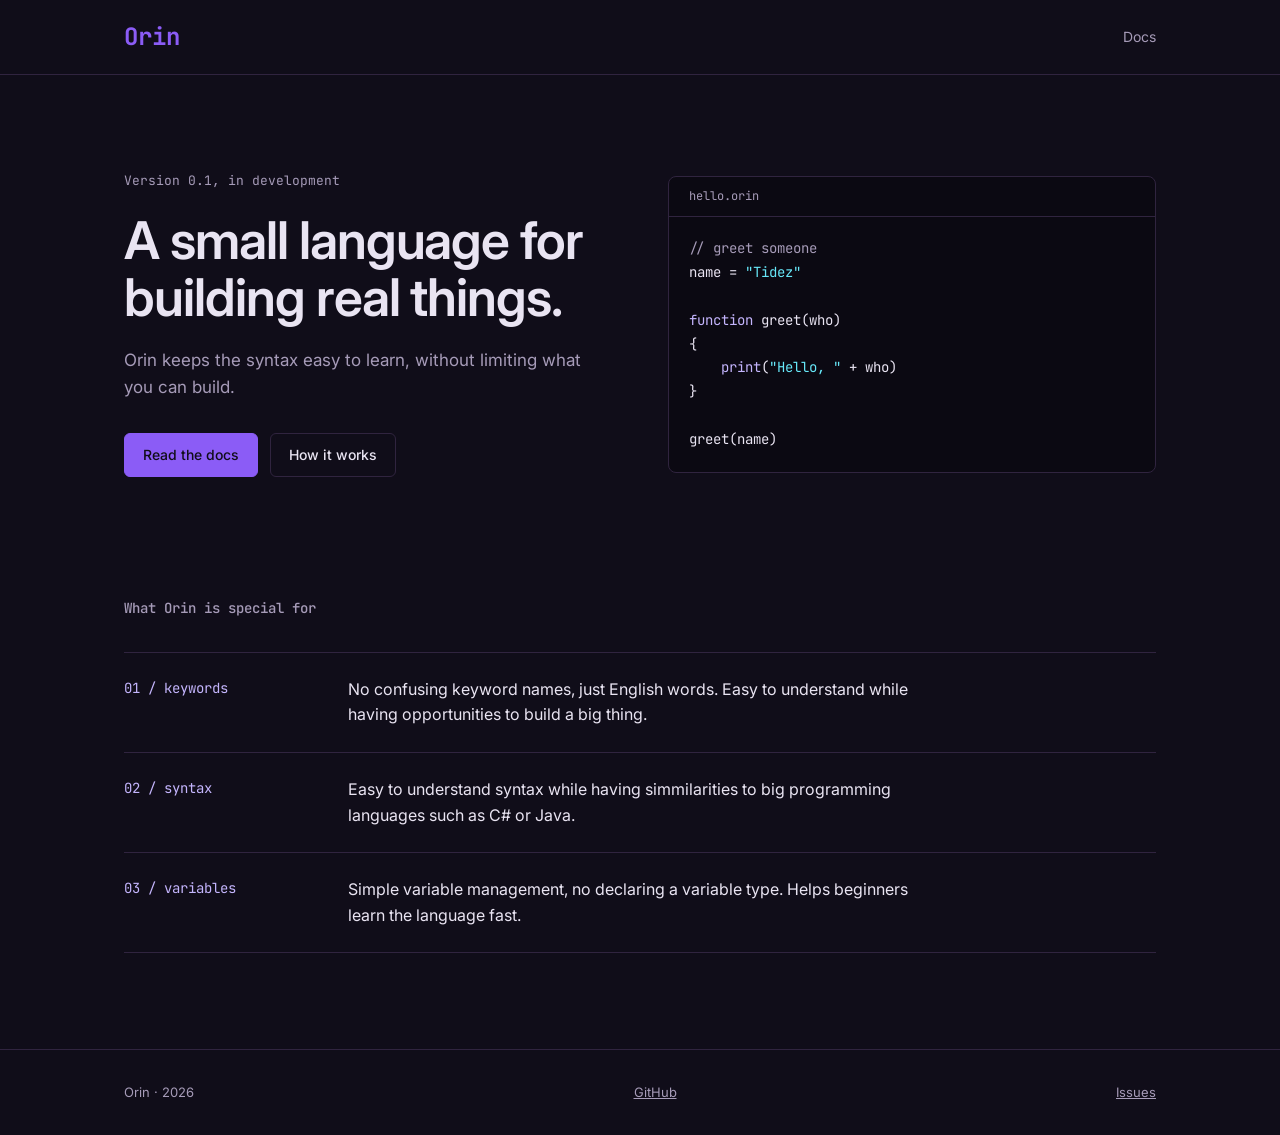
<file: docs/index.html>
<!DOCTYPE html>
<html lang="en">
<head>
    <meta charset="utf-8">
    <meta name="viewport" content="width=device-width, initial-scale=1">
    <title>Orin</title>
    <meta name="description" content="Orin is a simple programming language with a higher purpose.">

    <link rel="icon" href="assets/favicon.png" type="image/png">
    <link rel="preconnect" href="https://fonts.googleapis.com">
    <link rel="preconnect" href="https://fonts.gstatic.com" crossorigin>
    <link href="https://fonts.googleapis.com/css2?family=Inter:wght@400;500;600&family=JetBrains+Mono:wght@400;500&family=Averia+Serif+Libre:wght@700&family=Fredoka:wght@500;600&display=swap" rel="stylesheet">
    <link rel="stylesheet" href="assets/styles.css">
</head>
<body>

    <nav>
        <div class="container nav-inner">
            <a class="brand" href="/Orin">Orin</a>
            <div class="nav-links">
                <a href="docs">Docs</a>
            </div>
        </div>
    </nav>

    <main>
        <header class="hero container">
            <div class="hero-text">
                <p class="eyebrow">Version 0.1, in development</p>
                <h1>A small language for building real things.</h1>
                <p class="lead">
                    Orin keeps the syntax easy to learn, without limiting what you can build.
                </p>
                <div class="actions">
                    <a class="btn btn-primary" href="docs">Read the docs</a>
                    <a class="btn" href="#principles">How it works</a>
                </div>
            </div>

            <figure class="code-window">
                <figcaption>hello.orin</figcaption>
<pre><code><span class="com">// greet someone</span>
name = <span class="str">"Tidez"</span>

<span class="kw">function</span> greet(who)
{
    <span class="kw">print</span>(<span class="str">"Hello, "</span> + who)
}

greet(name)</code></pre>
            </figure>
        </header>

        <section class="principles container" id="principles">
            <h2>What Orin is special for</h2>
            <dl>
                <div class="row">
                    <dt>01 / keywords</dt>
                    <dd>No confusing keyword names, just English words. Easy to understand while having opportunities to build a big thing.</dd>
                </div>
                <div class="row">
                    <dt>02 / syntax</dt>
                    <dd>Easy to understand syntax while having simmilarities to big programming languages such as C# or Java.</dd>
                </div>
                <div class="row">
                    <dt>03 / variables</dt>
                    <dd>Simple variable management, no declaring a variable type. Helps beginners learn the language fast.</dd>
                </div>
            </dl>
        </section>
    </main>

    <footer>
        <div class="footer container">
            <p>Orin &middot; 2026</p>
            <a href="https://github.com/ItzTidez/Orin">GitHub</a>
            <a href="https://github.com/ItzTidez/Orin/issues">Issues</a>
        </div>
    </footer>

</body>
</html>
</file>
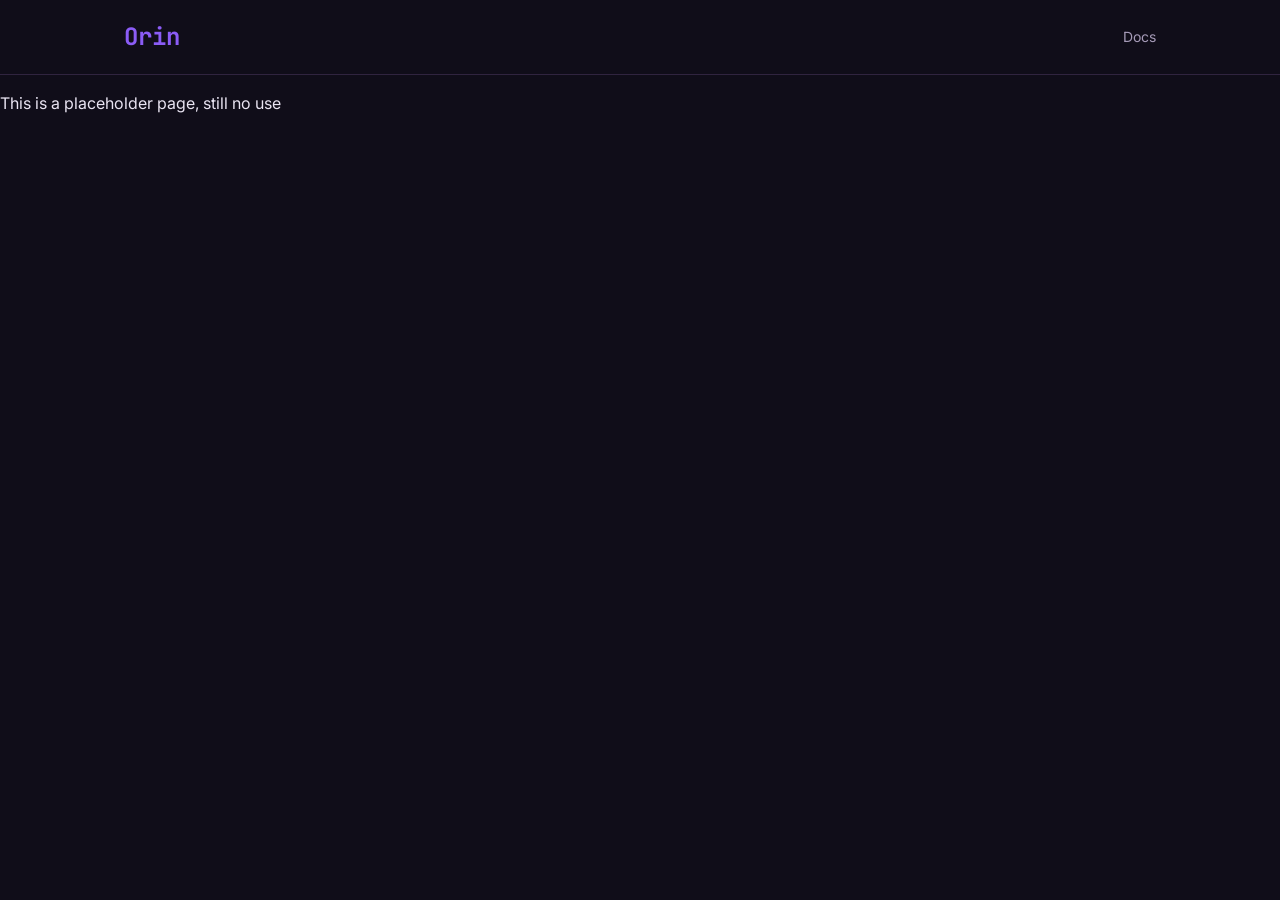
<file: docs/docs/index.html>
<!DOCTYPE html>
<html lang="en">
<head>
    <meta charset="utf-8">
    <meta name="viewport" content="width=device-width, initial-scale=1">
    <title>Orin</title>
    <meta name="description" content="Orin is a simple programming language with a higher purpose.">

    <link rel="icon" href="../assets/favicon.png" type="image/png">
    <link rel="preconnect" href="https://fonts.googleapis.com">
    <link rel="preconnect" href="https://fonts.gstatic.com" crossorigin>
    <link href="https://fonts.googleapis.com/css2?family=Inter:wght@400;500;600&family=JetBrains+Mono:wght@400;500&family=Averia+Serif+Libre:wght@700&family=Fredoka:wght@500;600&display=swap" rel="stylesheet">
    <link rel="stylesheet" href="../assets/styles.css">
</head>
<body>
    <nav>
        <div class="container nav-inner">
            <a class="brand" href="../">Orin</a>
            <div class="nav-links">
                <a href="../docs">Docs</a>
            </div>
        </div>
    </nav>

    <main>
        <p>This is a placeholder page, still no use</p>
    </main>
</body>
</file>
<file: docs/assets/styles.css>
:root{
    --bg: #100d19;
    --deep-purple: #1d1730;
    --orin-primary: #8b5cf6;
    --highlights: #c4b5fd;
    --accents: #67e8f9;
    --text: #e9e4f2;
    --sec-text: #a69bb8;
    --border: #30243f;

    /* added */
    --code-bg: #0b0912;
    --sans: "Inter", system-ui, -apple-system, "Segoe UI", sans-serif;
    --mono: "JetBrains Mono", ui-monospace, "SF Mono", Consolas, monospace;
    --page-width: 1080px;
    --gutter: 24px;
}

*, *::before, *::after {
    box-sizing: border-box;
}

body {
    margin: 0;
    background: var(--bg);
    color: var(--text);
    font-family: var(--sans);
    line-height: 1.6;
    -webkit-font-smoothing: antialiased;
}

::selection {
    background: rgba(139, 92, 246, 0.35);
}

a {
    color: inherit;
}

:focus-visible {
    outline: 2px solid var(--accents);
    outline-offset: 3px;
}

/* ---------- layout ---------- */

.container {
    width: 100%;
    max-width: var(--page-width);
    margin: 0 auto;
    padding: 0 var(--gutter);
}

/* ---------- nav ---------- */

nav {
    border-bottom: 1px solid var(--border);
}

.nav-inner {
    display: flex;
    align-items: center;
    justify-content: space-between;
    padding-top: 18px;
    padding-bottom: 18px;
}

.brand {
    display: flex;
    gap: 10px;
    font-size: 24px;
    font-family: var(--mono);
    font-weight: 700;
    align-items: center;
    color: var(--orin-primary);
    text-decoration: none;
}

.nav-links {
    display: flex;
    gap: 28px;
    font-size: 14px;
    color: var(--sec-text);
}

.nav-links a {
    text-decoration: none;
    transition: color 0.15s;
}

.nav-links a:hover {
    color: var(--text);
}

/* ---------- hero ---------- */

.hero {
    display: grid;
    grid-template-columns: 1fr 1fr;
    gap: 56px;
    align-items: center;
    padding-top: 96px;
    padding-bottom: 96px;
}

.eyebrow {
    display: flex;
    align-items: center;
    gap: 10px;
    margin: 0 0 20px;
    font-family: var(--mono);
    font-size: 13px;
    color: var(--sec-text);
}

h1 {
    margin: 0 0 20px;
    font-size: clamp(2rem, 4.5vw, 3.25rem);
    font-weight: 600;
    line-height: 1.1;
    letter-spacing: -0.02em;
}

.lead {
    max-width: 46ch;
    margin: 0 0 32px;
    font-size: 17px;
    color: var(--sec-text);
}

.actions {
    display: flex;
    flex-wrap: wrap;
    gap: 12px;
}

.btn {
    padding: 10px 18px;
    border: 1px solid var(--border);
    border-radius: 6px;
    font-size: 14px;
    font-weight: 500;
    text-decoration: none;
    transition: border-color 0.15s, background 0.15s;
}

.btn:hover {
    border-color: var(--highlights);
}

.btn-primary {
    background: var(--orin-primary);
    border-color: var(--orin-primary);
    color: var(--bg);
}

.btn-primary:hover {
    background: var(--highlights);
    border-color: var(--highlights);
}

/* ---------- code window ---------- */

.code-window {
    margin: 0;
    background: var(--code-bg);
    border: 1px solid var(--border);
    border-radius: 8px;
    overflow: hidden;
}

.code-window figcaption {
    padding: 10px 20px;
    border-bottom: 1px solid var(--border);
    font-family: var(--mono);
    font-size: 12px;
    color: var(--sec-text);
}

.code-window pre {
    margin: 0;
    padding: 20px;
    overflow-x: auto;
    font-family: var(--mono);
    font-size: 14px;
    line-height: 1.7;
}

.code-window code {
    font-family: inherit;
}

.kw  { color: var(--highlights); }
.str { color: var(--accents); }
.com { color: var(--sec-text); }

/* ---------- principles ---------- */

.principles {
    padding-top: 24px;
    padding-bottom: 96px;
}

h2 {
    margin: 0 0 32px;
    font-size: 14px;
    font-weight: 500;
    font-family: var(--mono);
    color: var(--sec-text);
}

dl {
    margin: 0;
}

.row {
    display: grid;
    grid-template-columns: 200px 1fr;
    gap: 24px;
    padding: 24px 0;
    border-top: 1px solid var(--border);
}

.row:last-child {
    border-bottom: 1px solid var(--border);
}

dt {
    font-family: var(--mono);
    font-size: 14px;
    color: var(--highlights);
}

dd {
    margin: 0;
    max-width: 56ch;
    color: var(--text);
}

/* ---------- footer ---------- */

footer {
    padding: 32px 0;
    border-top: 1px solid var(--border);
    font-size: 13px;
    color: var(--sec-text);
}

footer p {
    margin: 0;
}
.footer {
    display: flex;
    align-items: center;
    justify-content: space-between;
}

/* ---------- small screens ---------- */

@media (max-width: 860px) {
    .hero {
        grid-template-columns: 1fr;
        gap: 40px;
        padding-top: 56px;
        padding-bottom: 56px;
    }

    .row {
        grid-template-columns: 1fr;
        gap: 6px;
    }
}
</file>
